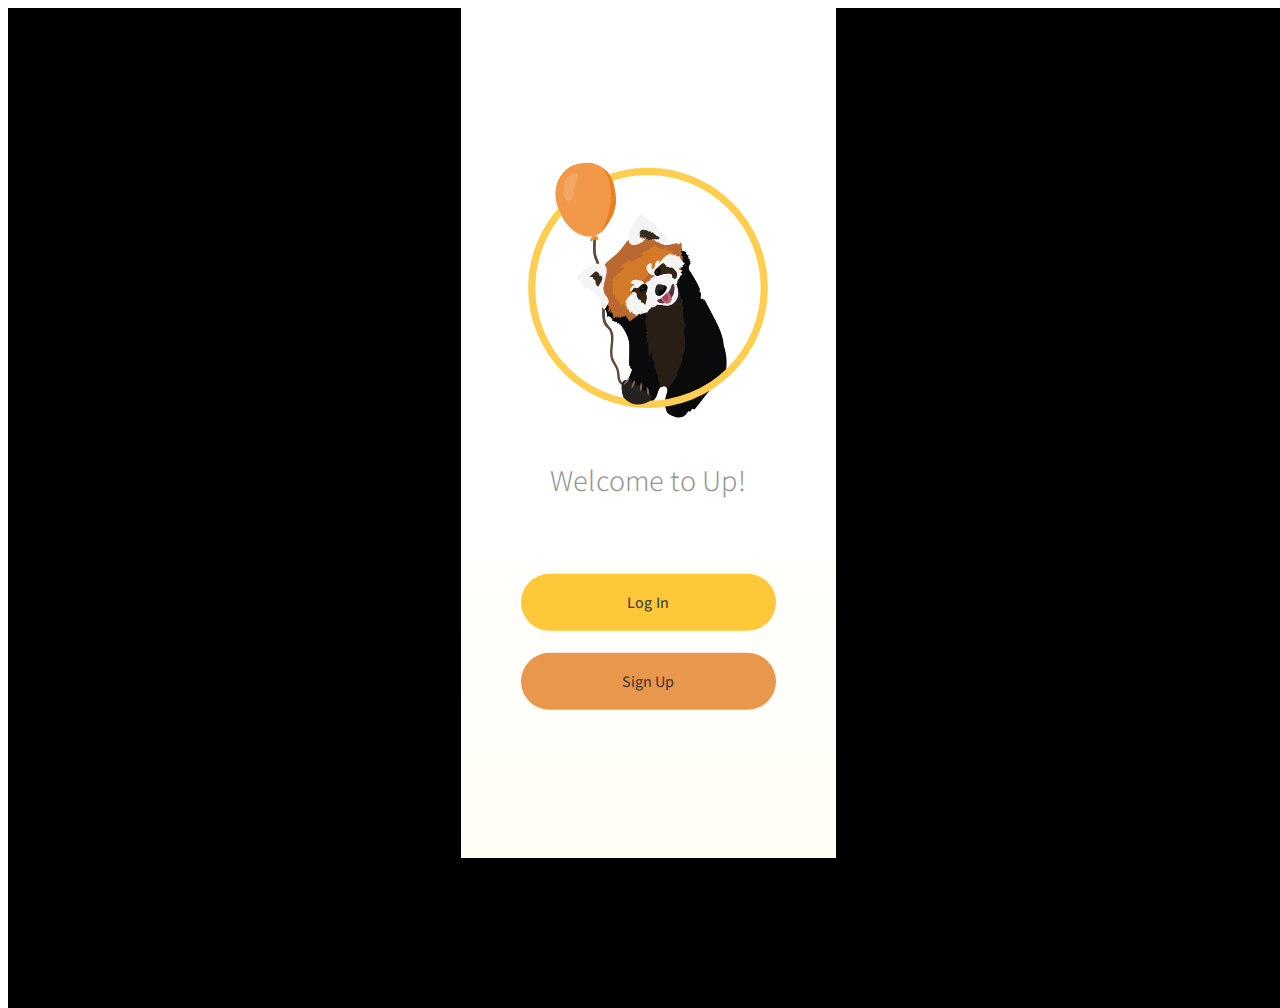
<file: index.html>
<!doctype html>
<html>
<head>
<meta charset="UTF-8">
<meta name="viewport" content="width=device-width, initial scale=1">
<title>Untitled Document</title>
	<link rel="stylesheet" href="Up.css">
</head>

<body>
	<div class="bg">
		
		<div class="phone">
			<div class="screenwrapper center">
				<div class="titleimg">
					<img id="welcome" src="images/red-panda-balloon.svg" />
					<div class="sectitle">Welcome to Up!</div>
				</div>
				<a href="sc1.html">
				<div class="button dark">Log In</div>
					</a>
				<div class="button light">Sign Up</div>
			</div>
		</div>
	</div>
</body>
</html>
</file>
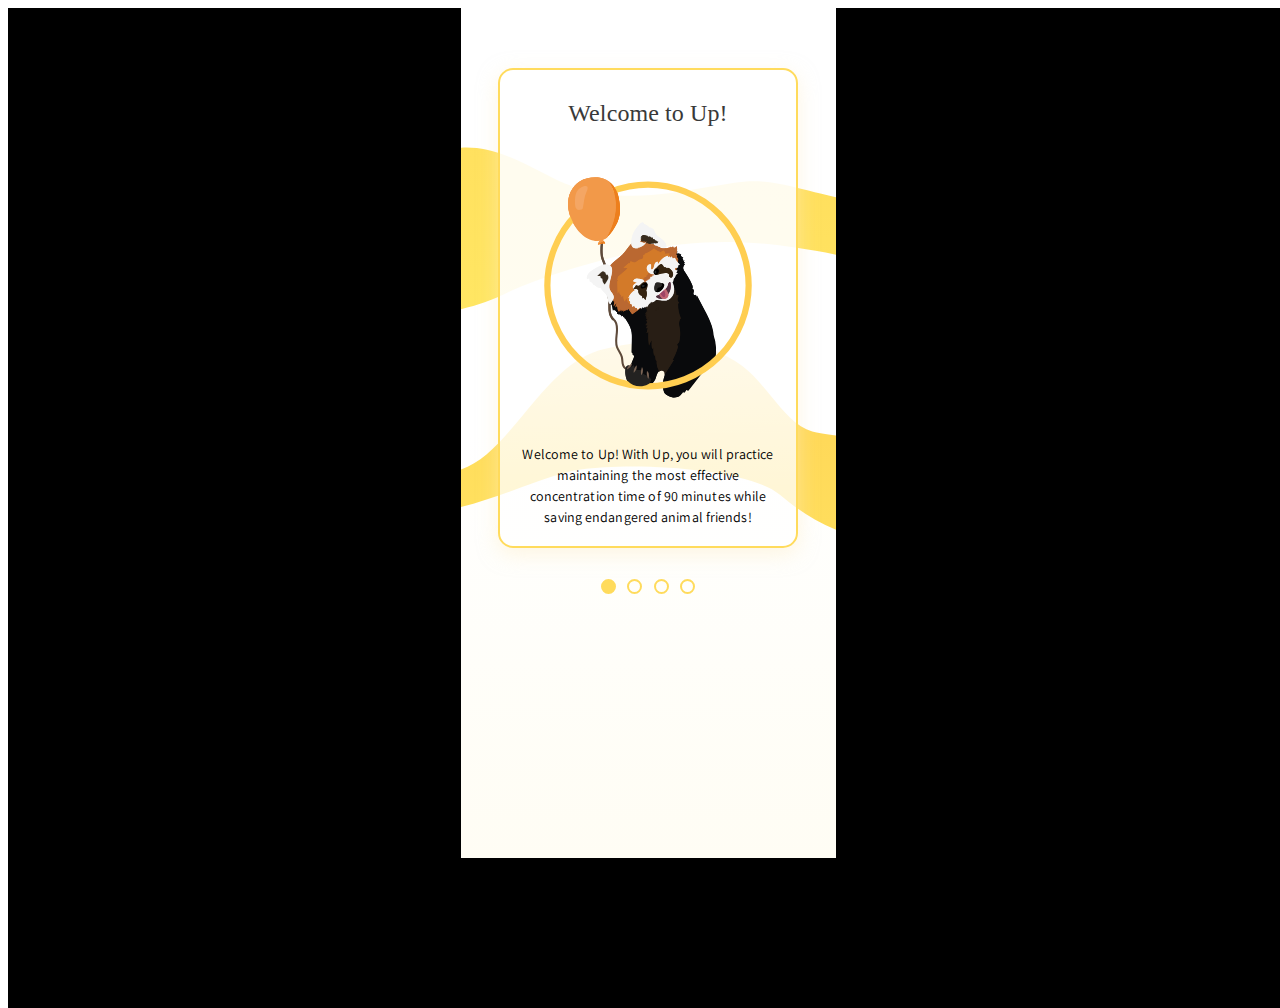
<file: sc1.html>
<!doctype html>
<html>
<head>
<meta charset="UTF-8">
<meta name="viewport" content="width=device-width, initial scale=1">
<title>Untitled Document</title>
<link rel="stylesheet" href="Up.css">
</head>

<body>
<div class="bg">
  <div class="phone onboarding">
    <div class="next_btn"></div>
    <div class="prev_btn"></div>
    <div class="screenwrapper top_onboarding">
		<img class="yellowblob" id="yellow1" src="images/yellow-blob.svg" />
		<img class="yellowblob" id="yellow2" src="images/yellow-blob.svg" />
		<img class="yellowblob" id="yellow3" src="images/yellow-blob.svg" />
      <div class="card_row">
        <div class="card_wrapper first">
			
          <div class="onboardcard">
			  <div class="title">Welcome to Up!</div>
			  <img src="images/red-panda-balloon.svg" />
            <div class="explanation ">Welcome to Up!
With Up, you will practice maintaining the most effective concentration time of 90 minutes while saving endangered animal friends!  </div>
          </div>
        </div>
        <div class="card_wrapper second">
			
          <div class="onboardcard"> 
			  <div class="title">Focused Time</div>
			  <img id="timer" src="images/timer.svg" />
            <div class="explanation "><p>
Malcom Gladwell states that becoming a master of something requires 10,000 hours of practice </p>
				<p>

We will make our first step towards 1,000 hours with a maximum of 90 minutes each session.</p>
<p>
We will keep records of your sessions to let you about your progress. 

</p>

</div>
          </div>
        </div>
        <div class="card_wrapper third">
          <div class="onboardcard"> 
			  <div class="title">Controlled Breathing</div>
			  <img id ="balloon_on" src="images/balloon.svg" />
            <div class="explanation "> <p>After each session, you will be led to a short breathing exercise that will help you relax and restore brain resources.</p>
<p>
You will be rewarded with a balloon after each breathing exercises, which you can use to help escort endangered animals to your island. </p>




 </div>
          </div>
        </div>
		  
		  <div class="card_wrapper fourth">
          <div class="onboardcard"> 
			  <div class="title">Endangered Species</div>
			  <img id="whale" src="images/fin-whale.svg" />
            <div class="explanation "> <p>You will be rewarded with an endangered animal once you have collected enough balloons. These animals will be relaxing at your island so make sure to visit them often!
</p>
<p>
Are you ready to begin? Let’s get to it! </p>




 </div>
          </div>
        </div>
		  
		  
      </div>
      <div class="wrap_nav-dot">
        <div class="nav-dot active first"></div>
        <div class="nav-dot second"></div>
        <div class="nav-dot third"></div>
		  <div class="nav-dot fourth"></div>
      </div>
      <a href="sc2.html">
      <div class="button dark deactive">Get Started</div>
      </a> </div>
  </div>
</div>
<script src="https://ajax.googleapis.com/ajax/libs/jquery/3.3.1/jquery.min.js"></script> 
<script src="up.js"></script>
	<script>sc1();</script>
</body>
</html>
</file>
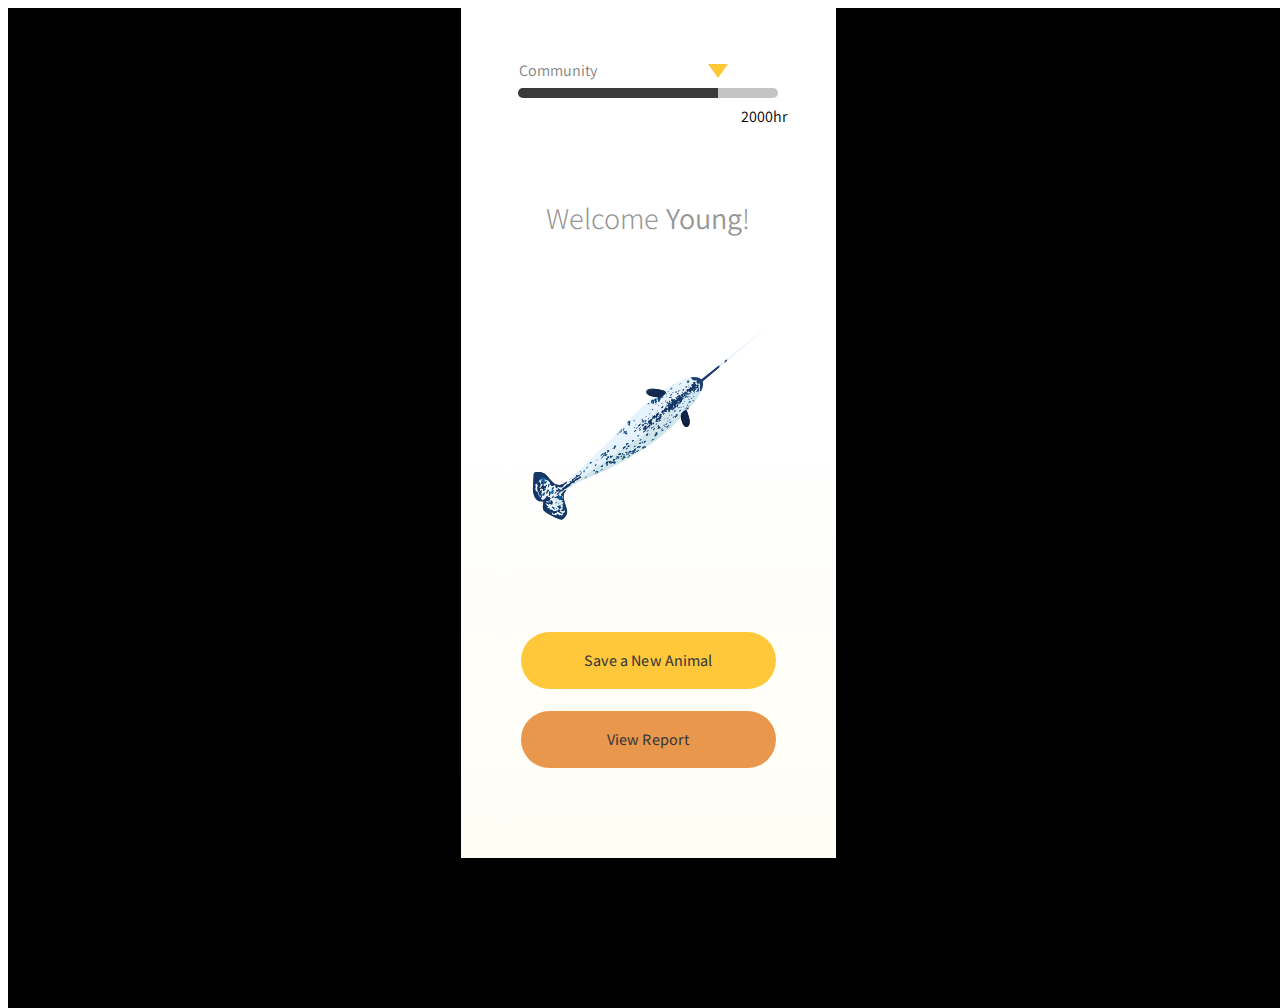
<file: sc2.html>
<!doctype html>
<html>
<head>
<meta charset="UTF-8">
<meta name="viewport" content="width=device-width, initial scale=1">
<title>Untitled Document</title>
<link rel="stylesheet" href="Up.css">
</head>

<body>
	<div class="bg">
		
		<div class="phone">
			<div class="screenwrapper sc2">
				
				<div class="barwrapper sc2">
		<svg id="bar2" height="10" width="260">
			
			<line x1="0" y1="0" x2="260" y2="0"></line></svg>
			<svg id="bar" height="10" width="260">
			
			<line x1="0" y1="0" x2="260" y2="0"></line></svg>
			
			</div>
				<a href="sc9.html">
				<div class="leftover_wrap">
				<div id="community"></div>
					<div id="commu_title">Community</div>
				<div id="totaltime">2000hr</div>
			
			</div>
			</a>	
				
				<div class="sectitle">
				Welcome <span class="name">Young</span>!</div>
				<div class="titleimg">
				<img src="images/bkspmonkey.svg" /></div>
				<a href="sc3.html">
				<div class="button dark">Save a New Animal</div>
					</a>
				
				<a href="sc7.html">
				<div class="button light">View Report</div>
				</a>
			</div>
		</div>
	</div>
	
	<script src="https://ajax.googleapis.com/ajax/libs/jquery/3.3.1/jquery.min.js"></script> 
<script src="up.js"></script>
	<script> sc2();</script>
</body>
</html>
</file>
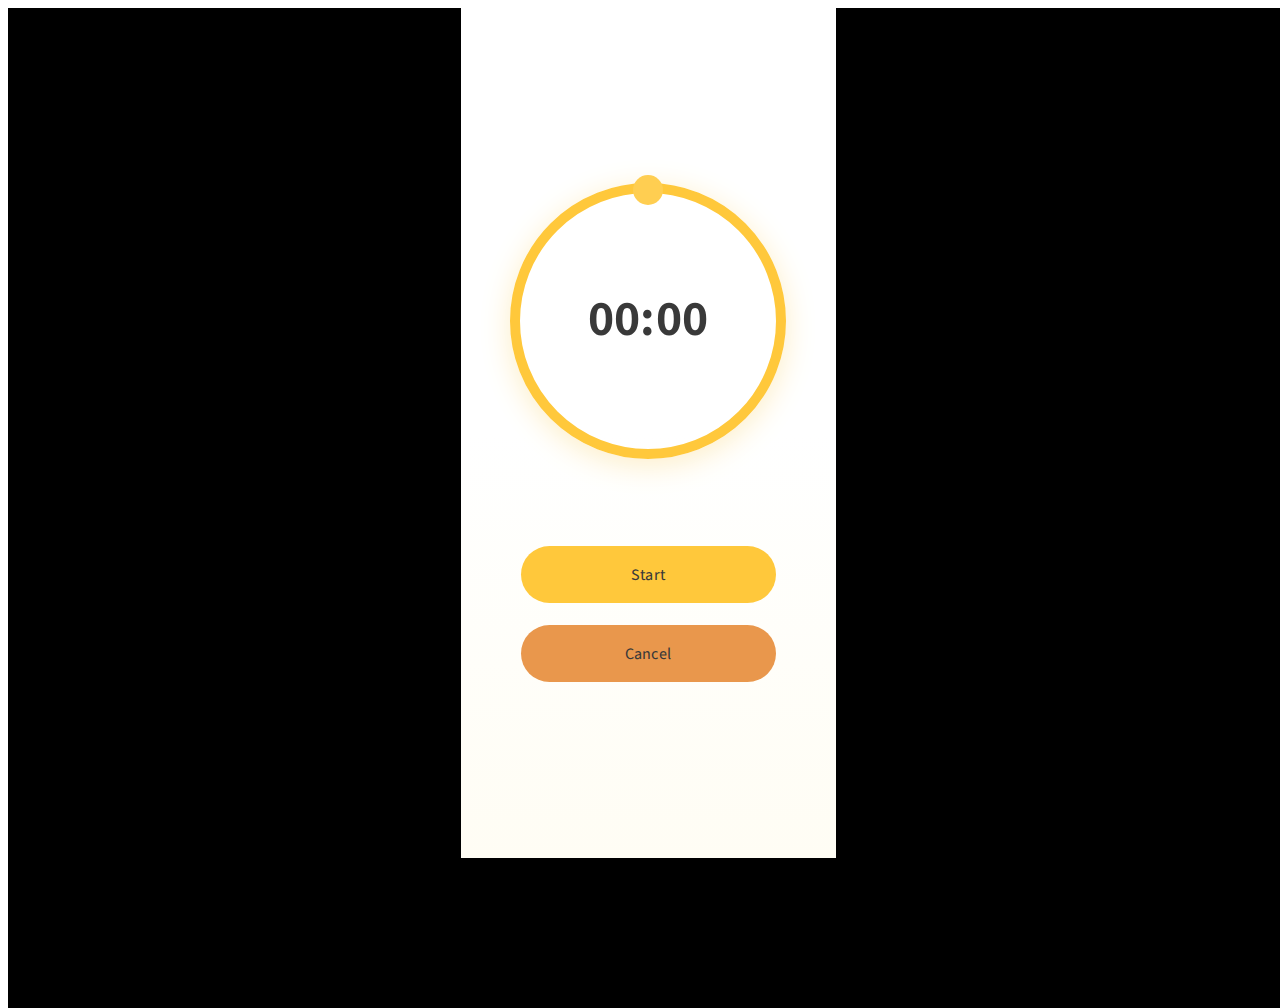
<file: sc3.html>
<!doctype html>
<html>
<head>
<meta charset="UTF-8">
<meta name="viewport" content="width=device-width, initial scale=1">
<title>Untitled Document</title>
<link rel="stylesheet" href="Up.css">
</head>

<body>
	
	

<div class="bg">
  <div class="phone">
	<!--<div class="comment">You can set up the timer up to 5s</div>-->
    <div class="screenwrapper timerdiv center">
					
				 <div class="time_control">	
		
		<div class="dots" id="knob"></div>
	
			
		  </div>
				<div id="settime">00:00</div>	
				<!--<img id="gif" src="images/timer.gif" />
				<div class="dots" id="holder"></div>-->
				
				
      <div class="time"></div>
		
		<a href="sc4.html">
				<div class="button dark">Start</div>
					</a>
				
				<a href="sc2.html">
				<div class="button light">Cancel</div>
				</a>
     <!-- <div class="rndbtn_wrapper"> <a href="sc2.html">
        <div class="rnd_button cancel light">Cancel</div>
        </a> <a href="#">
        <div class="rnd_button start dark">Start</div>
        </a> </div>-->
    </div>
  </div>
</div>
<script src="https://ajax.googleapis.com/ajax/libs/jquery/3.3.1/jquery.min.js"></script> 
<script src="up.js"></script> 
<script> sc3();</script>
</body>
</html>
</file>
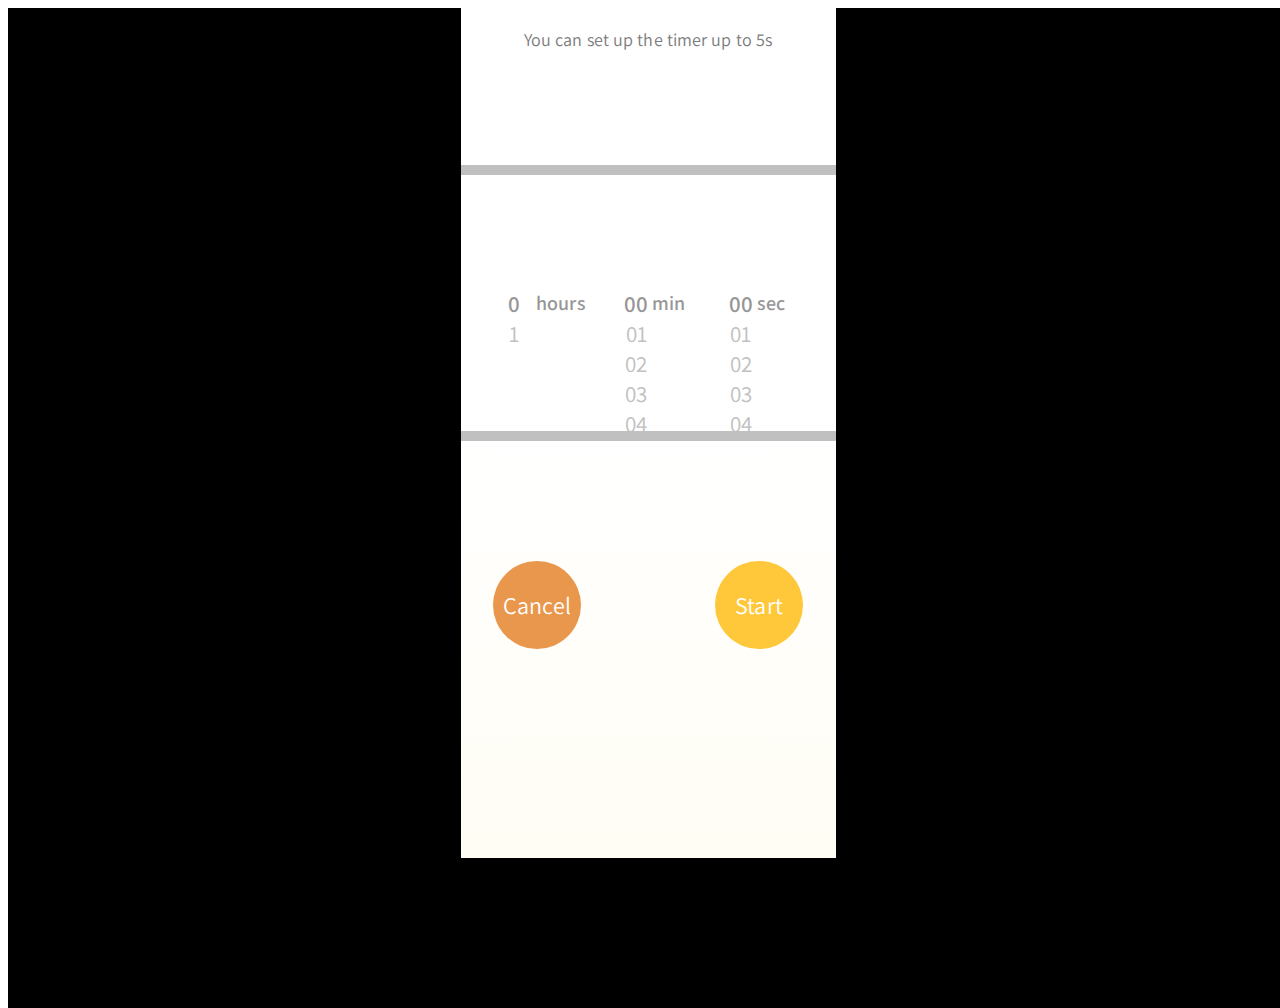
<file: sc3_2.html>
<!doctype html>
<html>
<head>
<meta charset="UTF-8">
<meta name="viewport" content="width=device-width, initial scale=1">
<title>Untitled Document</title>
<link rel="stylesheet" href="Up.css">
</head>

<body>
	
	

<div class="bg">
  <div class="phone">
	<div class="comment">You can set up the timer up to 5s</div>
    <div class="screenwrapper center">
      <div class="timeset">
        <div class="timeunit">
          <ul id="hr">
            <li class="active">0</li>
            <li>1</li>
          </ul>
          <div class="timenum active">hours</div>
        </div>
        <div class="timeunit">
          <ul id="min">
            <li class="active">00</li>
            <li>01</li>
            <li>02</li>
            <li>03</li>
            <li>04</li>
            <li>05</li>
          </ul>
          <div class="timenum active">min</div>
        </div>
        <div class="timeunit">
          <ul id="sec">
            <li class="active">00</li>
            <li>01</li>
            <li>02</li>
            <li>03</li>
            <li>04</li>
            <li>05</li>
			  <li>06</li>
            <li>07</li>
            <li>08</li>
            <li>09</li>
            <li>10</li>
          </ul>
          <div class="timenum active">sec</div>
        </div>
      </div>
      <div class="rndbtn_wrapper"> <a href="sc2.html">
        <div class="rnd_button cancel light">Cancel</div>
        </a> <a href="sc4_2.html">
        <div class="rnd_button start dark">Start</div>
        </a> </div>
    </div>
  </div>
</div>
<script src="https://ajax.googleapis.com/ajax/libs/jquery/3.3.1/jquery.min.js"></script> 
<script src="up.js"></script> 
<script> sc3();</script>
</body>
</html>
</file>
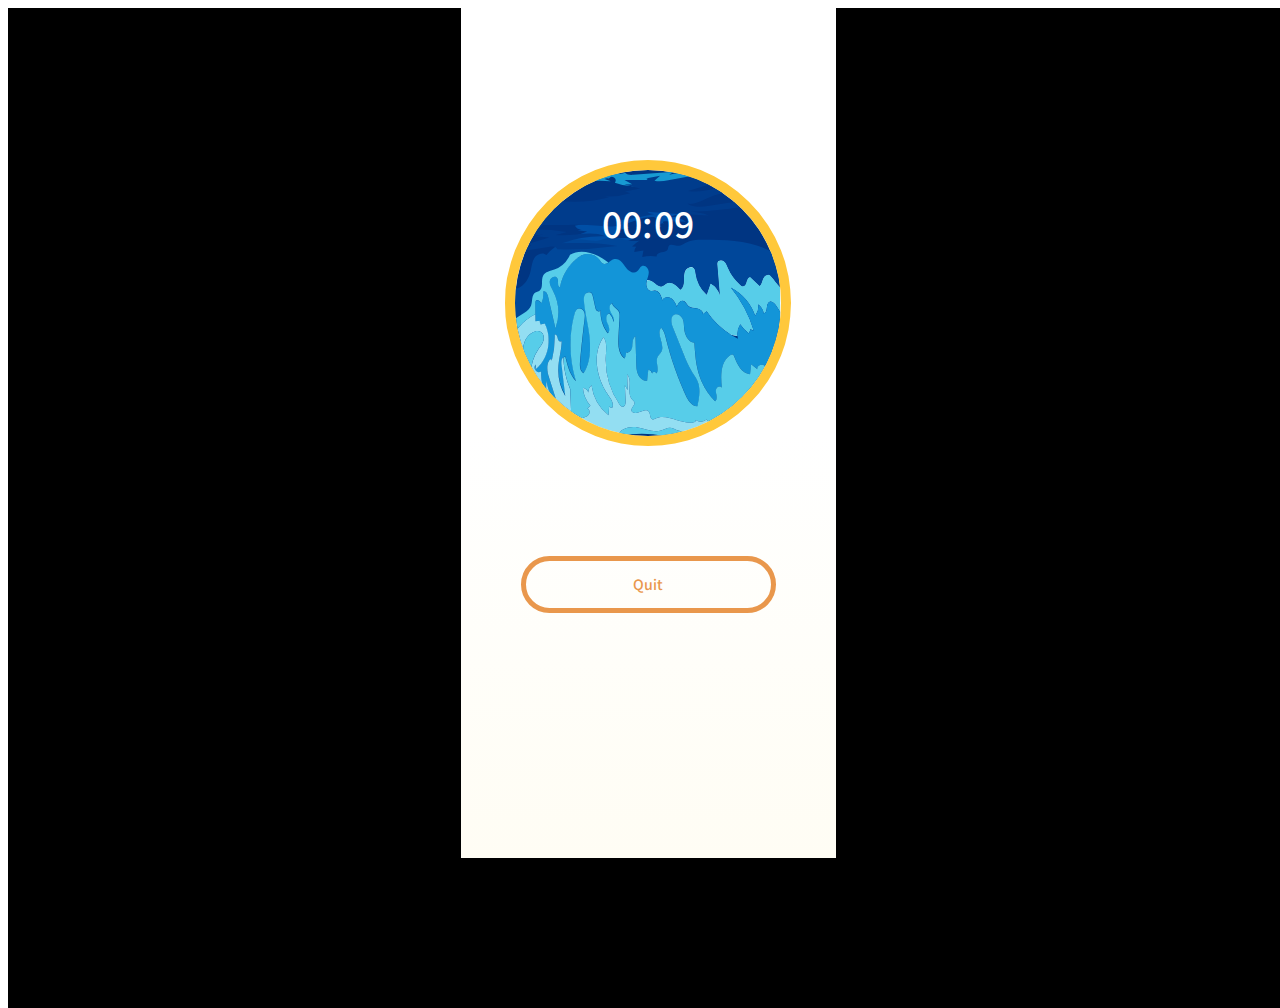
<file: sc4.html>
<!doctype html>
<html>
<head>
<meta charset="UTF-8">
<meta name="viewport" content="width=device-width, initial scale=1">
<title>Untitled Document</title>
<link rel="stylesheet" href="Up.css">
</head>

<body>

<div class="bg">
  <div class="phone">
    <div class="screenwrapper center">
		<div class="sectitle timersc">
				Congratulations! You’ve saved an animal :)</div>
  
			<div class="countwrapper">
			<svg class="ocean">
    <circle r="138" cx="150" cy="150"></circle>
  </svg>
			
			<div class="timerwrapper"></div>
			<div class="timer_focus">
		<div class="settime "></div>
			<img src="images/ocean.svg" />
			<!--<svg id="bar2" height="10" width="200">
 			 <line x1="0" y1="0" x2="200" y2="0" />
			</svg> 
			
			<svg id="bar" height="10" width="200">
 			 <line  x1="0" y1="0" x2="142" y2="0"  />
			</svg> -->
			</div>
		  </div>
		
      <div class="rndbtn_wrapper"> <a href="#">
				<div id="quit" class="button outline">Quit</div>
			</a> </div>
		<div class="sectitle timersc des">
		You would need 2 balloons to lift this animal up once it’s saved. Make a balloon now?</div>
		<div class="rndbtn_wrapper" id="btns">
		<a href="sc6.html">
				<div class="button dark">Blow the Balloon</div>
					</a>
		<a href="sc3.html">
				<div class="button outline">I'll prepare one later</div>
			</a>
		</div>

	
		
    </div>
	  
	  
	  <div class="greybox">
		<div class="alert">
			Are you sure to quit? The animal is waiting for you to save ;(
			<div class="btn_wrapper">
		<a href="#" id="goback">
				<div class="button dark">Go back to saving animal</div>
					</a>
		<a href="sc3.html">
				<div class="button outline">Save the animal another time</div>
			</a>
		</div>
			</div>
		</div>
	  
	  
  </div>
</div>
<script src="https://ajax.googleapis.com/ajax/libs/jquery/3.3.1/jquery.min.js"></script> 
<script src="up.js"></script> 
<script> sc4();</script>
</body>
</html>
</file>
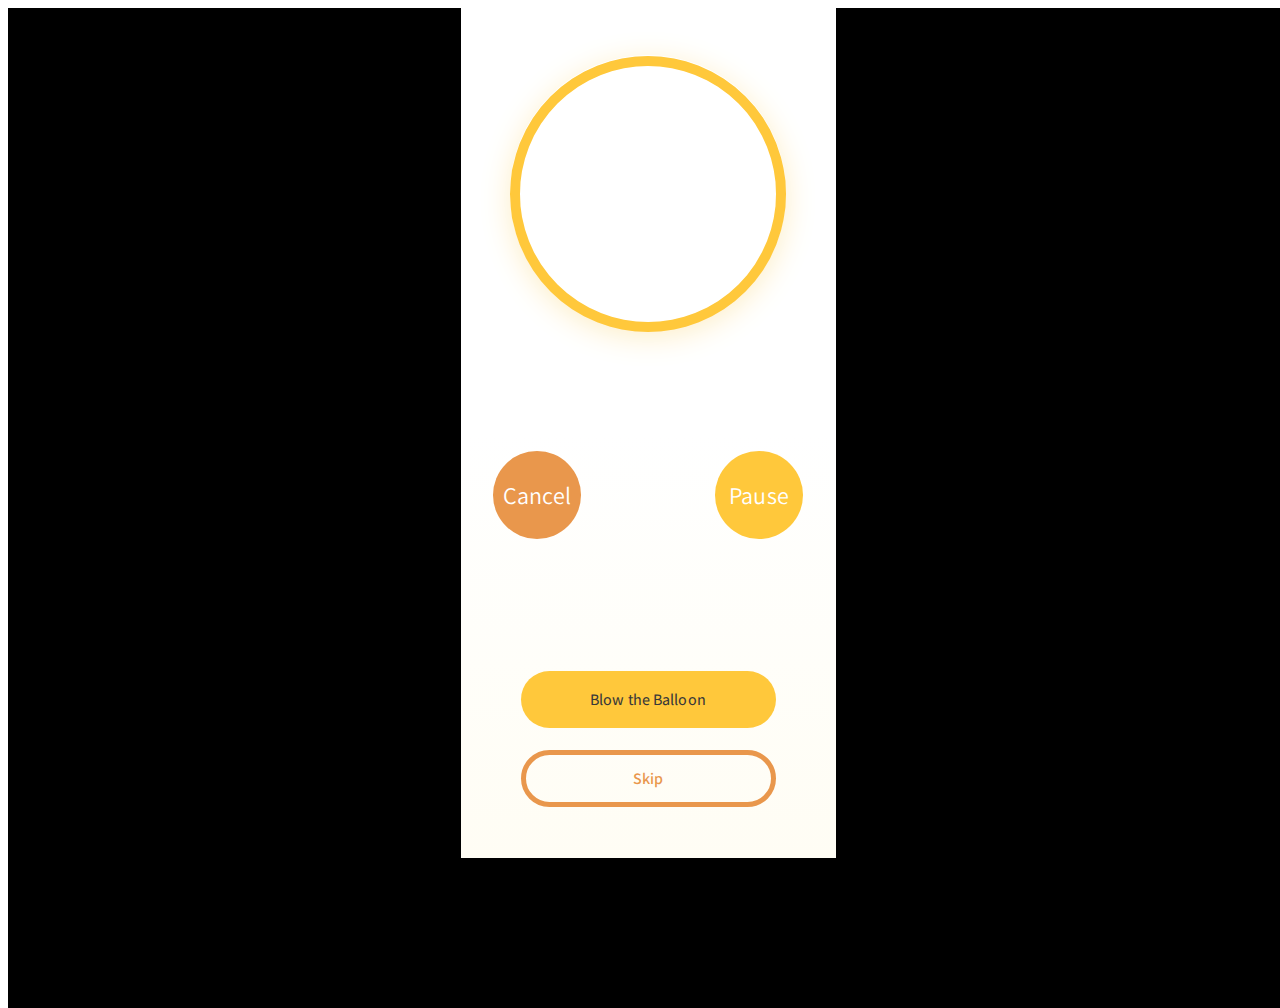
<file: sc4_2.html>
<!doctype html>
<html>
<head>
<meta charset="UTF-8">
<meta name="viewport" content="width=device-width, initial scale=1">
<title>Untitled Document</title>
<link rel="stylesheet" href="Up.css">
</head>

<body>

<div class="bg">
  <div class="phone">
    <div class="screenwrapper center">
		<div class="sectitle timersc">
				Time's up! Great job!</div>
        <div class="timer">
		<div class="settime"></div>
			<svg class="circle">
    <circle r="133" cx="140" cy="140"></circle>
  </svg>
		  </div>
      <div class="rndbtn_wrapper"> <a href="sc3.html" >
        <div class="rnd_button cancel light">Cancel</div>
        </a> <a href="sc4.html">
        <div class="rnd_button start dark">Pause</div>
        </a> </div>
		<div class="btn_wrapper">
		<a href="sc5.html">
				<div class="button dark">Blow the Balloon</div>
					</a>
		<a href="sc3.html">
				<div class="button outline">Skip</div>
			</a>
		</div>


    </div>
  </div>
</div>
<script src="https://ajax.googleapis.com/ajax/libs/jquery/3.3.1/jquery.min.js"></script> 
<script src="up.js"></script> 
<script> sc4();</script>
</body>
</html>
</file>
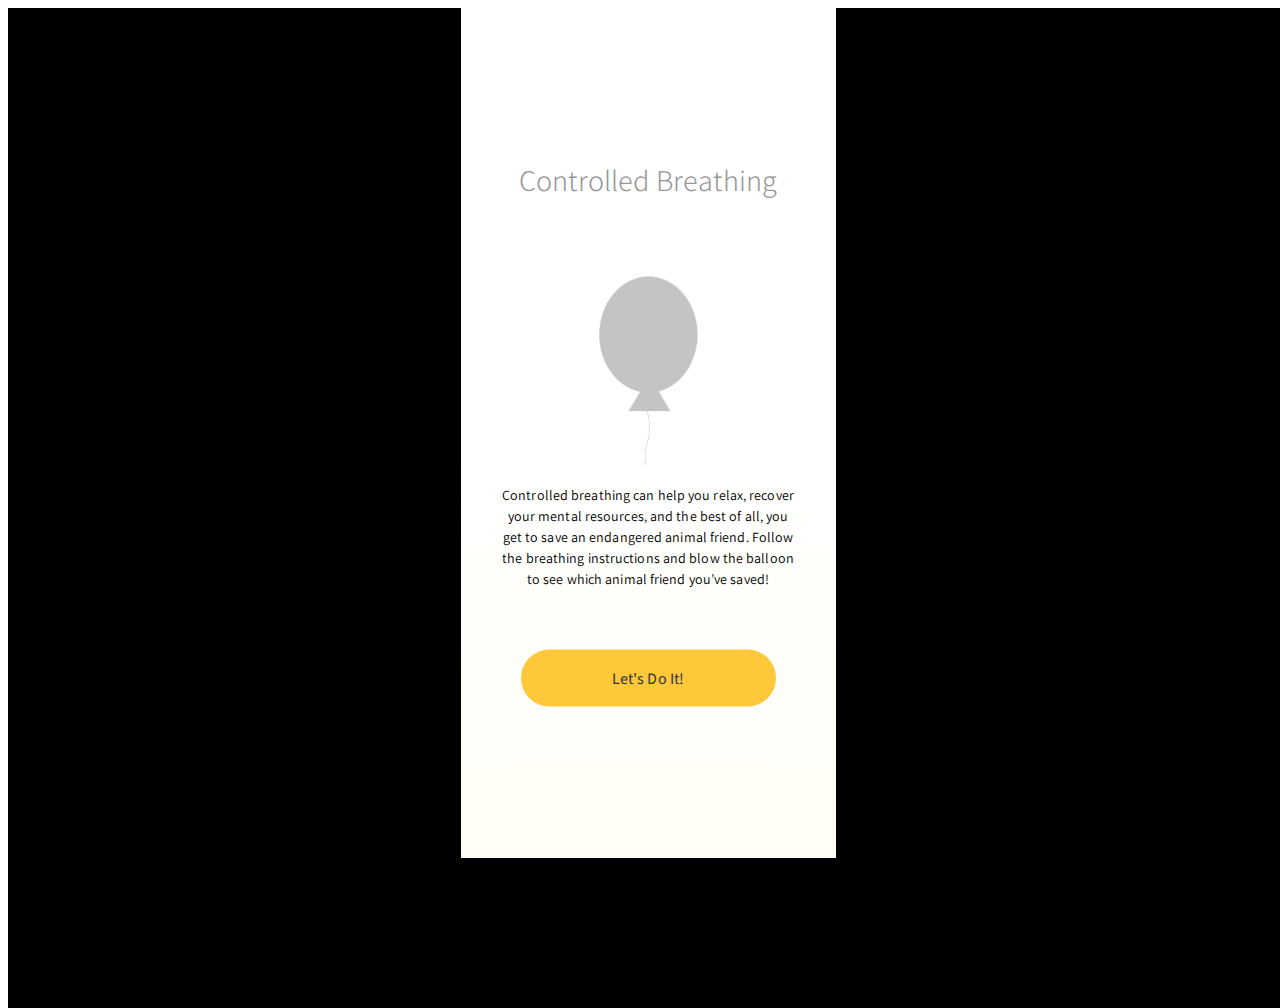
<file: sc5.html>
<!doctype html>
<html>
<head>
<meta charset="UTF-8">
<meta name="viewport" content="width=device-width, initial scale=1">
<title>Untitled Document</title>
<link rel="stylesheet" href="Up.css">
</head>

<body>
	<div class="bg">
		
		<div class="phone">
			<div class="screenwrapper center">
				<div class="sectitle">
				Controlled Breathing</div>
				<img id="balloonex" src="images/balloon.png" />
				<div class="explanation narrow">
					Controlled breathing can help you relax, recover your mental resources, and the best of all, you get to save an endangered animal friend. 

Follow the breathing instructions and blow the balloon to see which animal friend you’ve saved!</div>
				<a href="sc6.html">
					
				<div class="button dark">Let's Do It!</div>
					</a>

			</div>
		</div>
	</div>
</body>
</html>
</file>
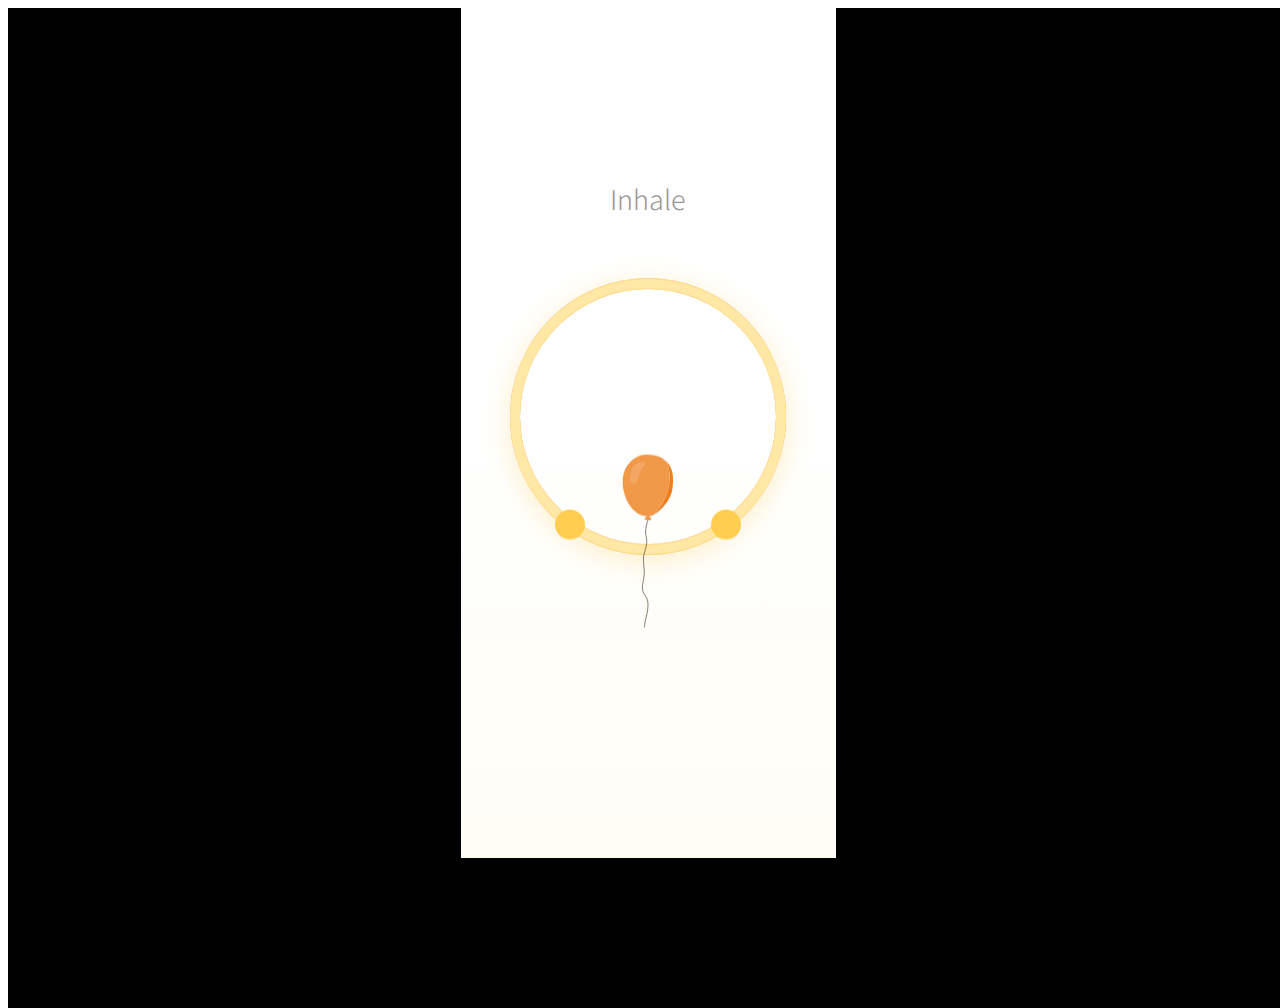
<file: sc6.html>
<!doctype html>
<html>
<head>
<meta charset="UTF-8">
<meta name="viewport" content="width=device-width, initial scale=1">
<title>Untitled Document</title>
<link rel="stylesheet" href="Up.css">
</head>

<body>

<div class="bg">
  <div class="phone">
    <div class="screenwrapper timerpos">
		<div class="sectitle">
				Inhale</div>
        <div class="timer">
	
			
			<svg class="bln_circle timercir">
    <circle r="133" cx="140" cy="140"></circle>
  </svg>
	
			<svg class="bln_circle blk">
    <circle r="133" cx="140" cy="140"></circle>
  </svg>
			<svg class="bln_circle">
    <circle r="133" cx="140" cy="140"></circle>
  </svg>
		<div class="dots" id="inhale"></div>
			<div class="dots" id="hold"></div>
				
				<div class="settimes blnwrapper"><img id="balloon" src="images/balloon.svg" /></div>
		
			
		  </div>
      <div class="rndbtn_wrapper"> 
		</div>
	<div class="saveanimal">
		<img src="images/polarbear.png" /></div>
		<img id="flash" src="images/flash.svg" />
		<div class="endangercard">
		<div class="title">Polar Bear</div>
		<div class="explanation">Because of ongoing and potential loss of their sea ice habitat resulting from climate change, polar bears were listed as a threatened species in the US under the Endangered Species Act in May 2008.</div>
			<a href="sc8.html">
			<div class="button dark">Confirm</div>
			</a>
			</div>
    </div>
  </div>
</div>
<script src="https://ajax.googleapis.com/ajax/libs/jquery/3.3.1/jquery.min.js"></script> 
<script src="up.js"></script> 
<script> sc6();</script>
</body>
</html>
</file>
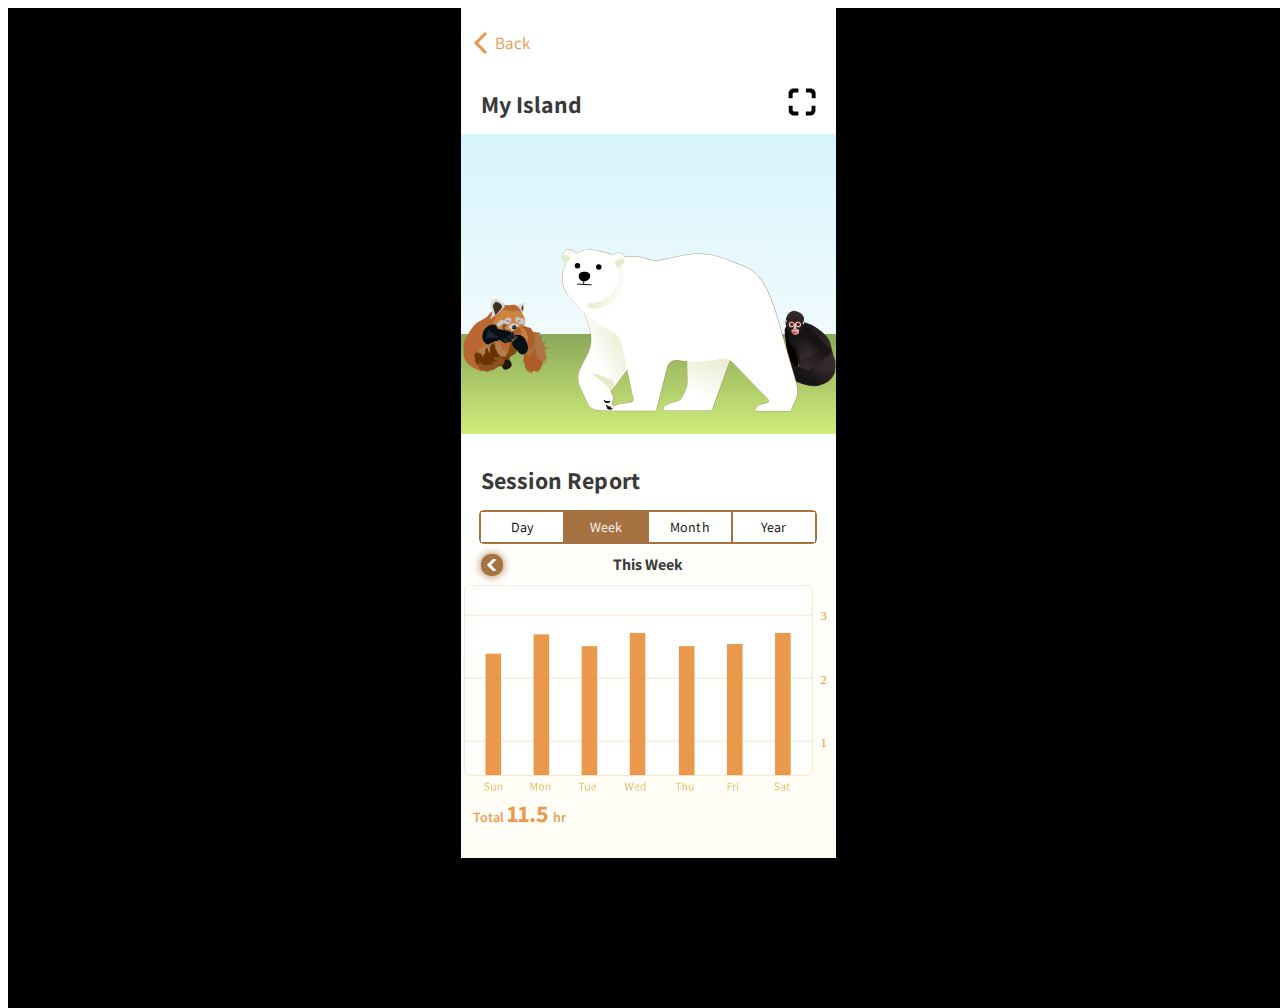
<file: sc7.html>
<!doctype html>
<html>
<head>
<meta charset="UTF-8">
<meta name="viewport" content="width=device-width, initial scale=1">
<title>Untitled Document</title>
<link rel="stylesheet" href="Up.css">
</head>

<body>
<div class="bg">
  <div class="phone onboarding">
	  <a href="sc2.html">
  			<div class="backbutton">
				
				 <svg class="icon" height="30" width="30" >
        <path d="M25 5 L15 15 L25 25" fill="none" stroke-width="3"/>
      </svg>	
				<div>Back</div></div></a>
    <div class="screenwrapper top_onboarding">

		 
      <div class="report_section">

		 <div class="title">My Island <img class="expand" src="images/expand.svg" ></div>
		  <div class="island"><div class="land"></div>
			  <div class="animaldiv">
		  <img id="rpda" src="images/red panda.svg" />
			  <img id = "bksm" src="images/bkspmonkey.svg" />
		  <img id="pbr" src="images/polarbear.svg" />
				  </div>
		  </div>
		</div>
		
      <div class="report_section" id="graph">
		 
		 <div class="title">Session Report</div>
		  <div class="date">
			  <div class="datepicker" id="day">Day</div>
			  <div class="datepicker active" id="Week">Week</div>
		   <div class="datepicker" id="Month">Month</div>
		   <div class="datepicker" id="Year">Year</div></div>
		
		<div class="weekrow">
		<div class="arrow_button">
			 <svg class="icon" height="12" width="12" >
        <path d="M12 0 L6 6 L12 12" fill="none" stroke-width="3"/>
      </svg>
			</div>
		<div class="week">This Week</div>
		</div>
		<div class="reportcard"><img src="images/report_bg.svg" />
		  <img id="reporttype" src="images/report_week.svg" /></div>
		  <div class="timeinfo">Total  <span class="bold">11.5</span>  hr</div>
		
		
      </div>
  </div>
</div>
	</div>
<script src="https://ajax.googleapis.com/ajax/libs/jquery/3.3.1/jquery.min.js"></script> 
<script src="up.js"></script>
	<script>report();</script>
</body>
</html>
</file>
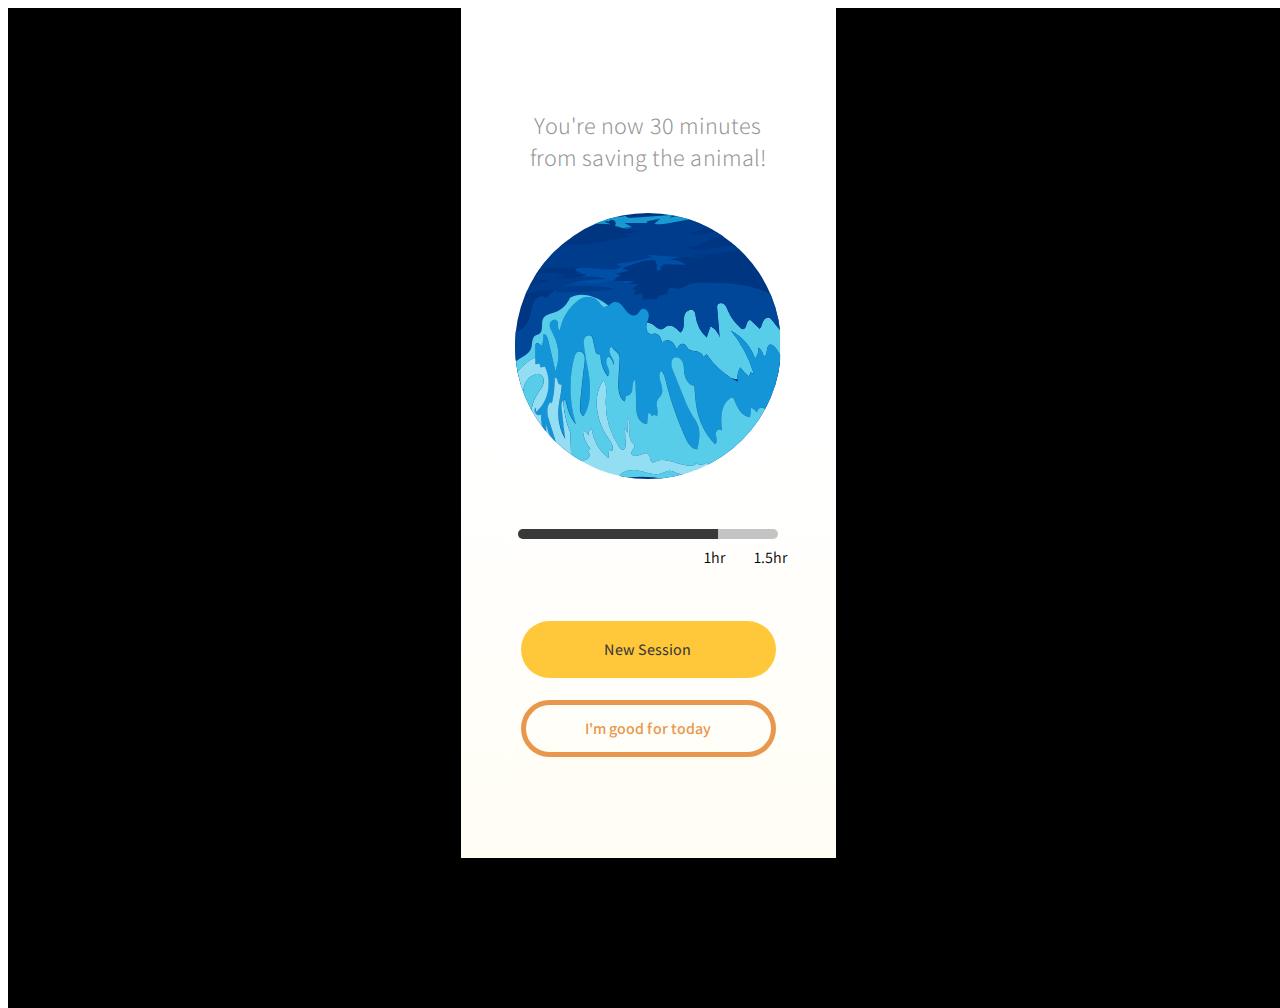
<file: sc8.html>
<!doctype html>
<html>
<head>
<meta charset="UTF-8">
<meta name="viewport" content="width=device-width, initial scale=1">
<title>Untitled Document</title>
<link rel="stylesheet" href="Up.css">
</head>

<body>

<div class="bg">
  <div class="phone">
    <div class="screenwrapper center">
			<div class="sectitle status">
				You're now <span class="leftover">30</span> minutes<br />from saving the animal!</div>
     
		
		<div class="countwrapper">
			<div class="timer_focus">
				<img src="images/ocean.svg" /></div></div>
		
		
		<div >
		
			<div class="barwrapper">
		<svg id="bar2" height="10" width="260">
			
			<line x1="0" y1="0" x2="260" y2="0"></line></svg>
			<svg id="bar" height="10" width="260">
			
			<line x1="0" y1="0" x2="260" y2="0"></line></svg>
			
			</div>
			<div class="leftover_wrap">
				<div id="lefttime">1hr</div>
				<div id="totaltime">1.5hr</div>
			
			</div>
		
		
		</div>
		<a href="sc3.html">
				<div class="button dark">New Session</div>
					</a>
				
				<a href="sc2.html">
				<div class="button outline">I'm good for today</div>
				</a>
		
		</div>

			

    </div>
  </div>
	</div>
<script src="https://ajax.googleapis.com/ajax/libs/jquery/3.3.1/jquery.min.js"></script> 
<script src="up.js"></script> 
<script></script>
</body>
</html>
</file>
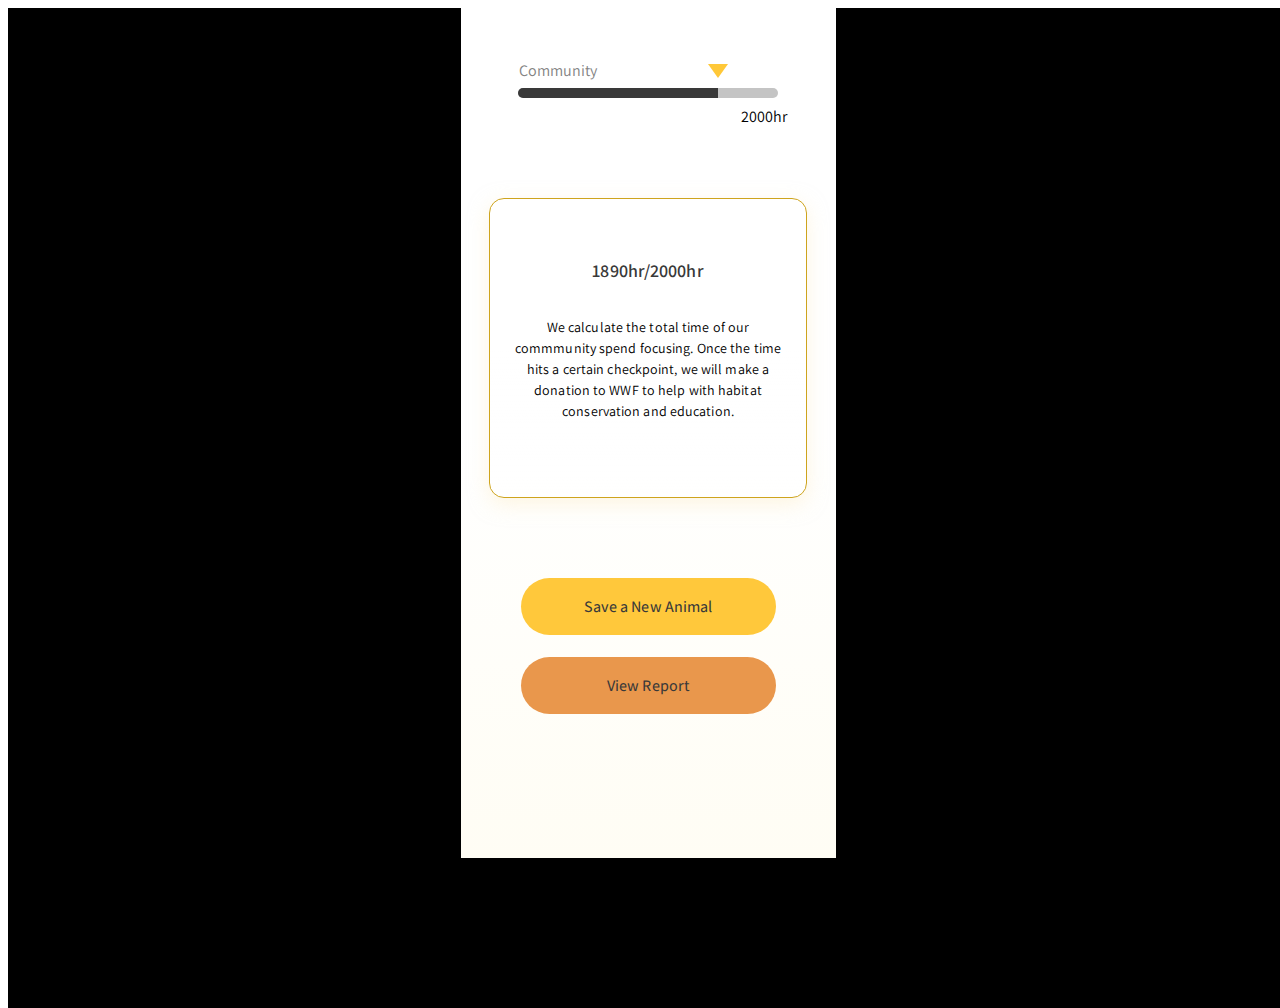
<file: sc9.html>
<!doctype html>
<html>
<head>
<meta charset="UTF-8">
<meta name="viewport" content="width=device-width, initial scale=1">
<title>Untitled Document</title>
<link rel="stylesheet" href="Up.css">
</head>

<body>
	<div class="bg">
		
		<div class="phone">
			<div class="screenwrapper sc2">
				
				<div class="barwrapper sc2">
		<svg id="bar2" height="10" width="260">
			
			<line x1="0" y1="0" x2="260" y2="0"></line></svg>
			<svg id="bar" height="10" width="260">
			
			<line x1="0" y1="0" x2="260" y2="0"></line></svg>
			
			</div>
				<a href="sc2.html">
				<div class="leftover_wrap">
				<div id="community"></div>
					<div id="commu_title">Community</div>
				<div id="totaltime">2000hr</div>
			
			</div>
				
				
				<div class="communitycard">
			  <div class="title">1890hr/2000hr</div>
            <div class="explanation "><br />We calculate the total time of our commmunity spend focusing. Once the time hits a certain checkpoint, we will make a donation to WWF to help with habitat conservation and education. </div>
          </div>
			</a>	
		
				<a href="sc3.html">
				<div class="button dark">Save a New Animal</div>
					</a>
				
				<a href="sc7.html">
				<div class="button light">View Report</div>
				</a>
			</div>
		</div>
	</div>
	
	<script src="https://ajax.googleapis.com/ajax/libs/jquery/3.3.1/jquery.min.js"></script> 
<script src="up.js"></script>
	<script> sc2();</script>
</body>
</html>
</file>
<file: Up.css>
@charset "UTF-8";
/* CSS Document */
@import url('https://fonts.googleapis.com/css?family=Assistant:300,400,600,700');
html, body{
	width:100%;
	height:100%;
	font-family:"Assistant";
	-webkit-font-smoothing: antialiased;
  	-moz-osx-font-smoothing: grayscale;
  	text-rendering: optimizeLegibility;
	letter-spacing: .1px;
		
}
div{
	box-sizing:border-box;
}
a{
	text-decoration: none;
}
.comment{
	position:absolute;
	top:20px;
	font-size:18px;
	color:#7B7B7B;
	width:100%;
	text-align: center;
}
.bg{
	width:100%; height:1000px; background:#000;
}
#welcome{
	margin-bottom:30px;
}
.phone{
	width:100%;
	height:100%;
	max-width:375px;
	max-height: 850px;
	background:linear-gradient( #ffffff, #ffffff, #FFFDF4);
	margin: 0 auto;
	position:relative;
	top:0;
	overflow:hidden;
}
.next_btn{
	position:absolute;
	right:0;
	height:100%;
	width:80px;
	border:0px solid #ccc;
	z-index:999;
}
.prev_btn{
	position:absolute;
	left:0;
	height:100%;
	width:80px;
	border:0px solid #ccc;
	z-index:999;
}
.screenwrapper{
	width:100%;
	position:relative;
	margin:0 auto;
	
}
.center{
		transform:translateY(-50%);
	top:50%;
}
.top_onboarding{

}
.sectitle{
	font-weight: 300;
	color:#969696;
	text-align:center;
	width:100%;
	font-size:30px;
	margin-bottom:60px;
}
.status{
	margin-bottom:40px;
	font-size:24px;
}
.name{
	font-weight:400;
}
.titleimg{
	width:255px;
	max-width:100%;
	margin: 0 auto 74px;
	
	
}
.greyccl{
	width:255px;
	max-width:100%;
	height:255px;
	border:10px solid #ededed;
	border-radius:128px;
}
.button{
	width:90%;
	color:#393939;
	font-size:16px;
	font-weight:500;
	padding: 18px 0;
	text-align: center;
	margin:22px auto ;
	max-width:255px;
	border-radius:128px;
	transition:.3s;
	cursor:pointer;
	
}

.dark{
	background:#FFC83B;
}
.light{
	background:#E9974C;
}
.deactive{
	opacity:0;
	display:none;
	transition:.3s;
}

/*firstsc*/

.yellowblob{
	width:401%;
	position:absolute;
	left:0;
}
#yellow1{
	top:-18%;
}
#yellow2{
	width:300%;
	top:40%;
	left:-99.5%;
}
#yellow3{
	top:10%;
	left:200%;
}
#balloon_on{
	width:60px;
	margin-bottom:20px;
	margin-top:-40px;
}
#timer{
	width:100px;
	margin-bottom:20px;
}
#whale{
	margin-top:40px;
	margin-bottom:50px;
}
.onboarding{

}
.card_row{
	display: flex;
	flex-direction: row;
	width:400%;
	position:relative;
	left:0;
	transition:.3;
}
.card_wrapper{
	width:33%;
	padding:60px 37.5px 0;
		display:inline-block;
	

}

.onboardcard{
	position:relative;
	top:0;
	background:linear-gradient(rgba(255,255,255,.9),rgba(255,255,255,.9),rgba(255,255,255,.7));
	border:2px solid #FFDB5C;
	box-shadow: 0px 6px 20px rgba(253,238,199,.5);
	width:100%;
	border-radius: 15px;
	text-align: center;
	padding:60px 10px 0;
	height:480px;
	
	
}
.onboardcard .title{
	font-size:24px;
	font-weight:500;
	font-family:'playfair-display';
	transform:translateY(-30px);
}
.onboardcard img{
	width:80%;
	display: block;
	margin:0 auto 40px;
}
.explanation{
	width:95%;
	margin:0 auto;
	font-size:14px;
	line-height: 1.5;
	color:#000;
	font-weight: 400;
}
.wrap_nav-dot{
	margin:30px auto;
	width:100%;
	text-align: center;
}
.nav-dot{
	width:15px;
	height:15px;
	margin:0 4px;
	border-radius:8px;
	border:2px solid #FFDB5C;
	display: inline-block;
	transition:.3s;
}
.wrap_nav-dot .active{
		background:#FFDB5C;
}

/*sc3*/
.timerdiv{
	height:500px;
}
.settimer{
	width:100%;
	height:290px;
/*
	border:10px solid #ffdb5c;
	box-shadow:0 6px 30px #FDEEC7;
*/
		border-radius:145px;
	margin:0 auto 60px;
	position:relative;
	top:0;
	padding:0;
}
.settimer img{
position:absolute;
	left:51%;
	transform:translateX(-50%);
	top:-50px;
}
#holder{
	  position:absolute; 
  border-radius:15px;
  cursor:pointer;
	z-index:3;
}
#timevalue{
	position:absolute;
	z-index:2;
	left:50%;
	top:50%;
	transform:translateX(-50%) translateY(-50%);
}
.rndbtn_wrapper{
position:relative;
	width:310px;
	margin:120px auto 14px;
	height:140px;
	transition:.3s;
}
.rnd_button{
	width:88px;
	border-radius:50px;
	color:#fff;
	font-size: 24px;
	line-height: 1;
	padding:32px 0;
	text-align:center;
	position:absolute;
}
/*
.rndbtn_wrapper .dark:before{
	content:"";
	width:100px;
	height:100px;
	z-index:-1;
	top:-9px;
	left:-9px;
	border:3px solid #FFC83B;
	position:absolute;
	border-radius:60px;
}

.rndbtn_wrapper .light:before{
	content:"";
	width:100px;
	height:100px;
	z-index:-1;
	top:-9px;
	left:-9px;
	border:3px solid #E9974C;
	position:absolute;
	border-radius:60px;
}*/
.start{
	right:0;
}
.timeset{
	height:276px;
	width:100%;
	border-top:10px solid #c0c0c0;
	border-bottom:10px solid #c0c0c0;
	display:flex;
	flex-direction: row;
	overflow:hidden;
	padding:0 30px;
	justify-content: center;
}
.timeunit{
	margin:0 20px;
	width:76px;
	font-size:20px;
	font-weight:400;
	color:#c0c0c0;
	display:flex;
	flex-direction: row;
	position:relative;
	align-items: center;

}
.timeunit .active{
	font-weight:600;
	color:#969696;
}
.timenum{
	margin:0 3px 0 28px;
	width:auto;
	font-weight:600;
}
.timeunit ul{
	position: absolute;
	text-align: center;
	list-style: none;
	display:flex;
	flex-direction: column;
	left:0;
	top:0;
	padding-left:0;
	font-size:23px;
}
.timeunit li{
	cursor: pointer;
}
#hr, #min, #sec{
	top:50%;
	transform:translateY(-37px);
}
.handle1{
	opacity:0;
}
/*sc4*/
.timer{
	width:276px;
	height:276px;
	border:10px solid rgba(0,0,0,0);
	box-shadow:0 6px 30px #FDEEC7;
		border-radius:138px;
	margin:0 auto;
	position:relative;
	padding:0;
	z-index: -999;
}
.timer img{
	width:100%;
}
.timer_focus{
	width:266px;
	height:266px;
	overflow:hidden;
		border-radius:138px;
	margin:0 auto;
	position:relative;
	padding:0;
	z-index: -999;
}

@keyframes countdown {
	from{
		stroke-dashoffset:0px;
	}
  to {
    stroke-dashoffset:840px;
  }
}

.circle{
	height:280px;
	width:280px;
	margin:0 auto;
	top:-11px;
	left:50%;
	transform:translateX(-50%) rotateY(-180deg) rotateZ(-90deg);
	position:absolute;
	z-index: 999;
}
circle{
	
stroke-dasharray: 840px;
stroke-dashoffset: 0px;
	stroke:#FFC83B;
	stroke-width:10px;
	fill:none;
	animation: countdown linear forwards;
}
@keyframes countdown2{
	to{
		stroke-dashoffset:200;
	}
	
}
#bar,#bar2{
	
	stroke-width:20px;
	border-radius:5px;
	display:block;
	position:absolute;
	
	
}

#bar{
	stroke:#393939;
	stroke-dasharray: 200;
	stroke-dashoffset:0;
}
#bar2{
	stroke:#c4c4c4;
	
}
.barwrapper{
	width:260px;
	height:10px;
	position:relative;
margin:50px auto 10px;
	
}
.sc2{
	margin:0 auto 10px;
}
.sc2 .leftover_wrap{
	margin-bottom:40px;
}
.sc2 .communitycard{
	margin:0 auto;
	position:relative;
	width:85%;
	border:1px solid #CEA41D;
	height:300px;
	margin-bottom:80px;
	top:0;
	background:linear-gradient(rgba(255,255,255,.9),rgba(255,255,255,.9),rgba(255,255,255,.7));

	box-shadow: 0px 6px 20px rgba(253,238,199,.5);

	border-radius: 15px;
	text-align: center;
	padding:60px 16px 0;
}
.communitycard .title{
	text-align: center;
	font-size:18px;
	font-weight:600;
}
.screenwrapper.sc2{
	margin-top:80px;
}
.leftover_wrap{
	position:relative;
	height:50px;
	
}
#lefttime, #totaltime{
	position:absolute;
	top:-2px;
	right:48px;
	color:#000;
}
#lefttime{
	right:110px;
}
#community{
	width:0;
	height:0;
	border-left:10px solid transparent;
	border-right:10px solid transparent;
	border-top:14px solid #ffc838;
	right:108px;
	position:absolute;
	top:-44px;
}
#commu_title{
	position:absolute;
	left:58px;
	top:-48px;
	color:#828282;
}

.timersc{
	position:absolute;
	font-size:20px;
	transform:translateY(-80px);
	color:#393939;
	transition:.3s;
	opacity:0;
	
}
.timersc.des{
	width:90%;
	left:50%;
	transform:translateX(-50%) translateY(10px);
		margin-top:20px;
	font-size:16px;
}

.btn_wrapper{
	margin:80px auto 14px;
	height:140px;
	transition:.5s;
	
}
#btns{
	display:none;
	opacity:0;
	transition: .5s;
}
.outline{
	color:#E9974C;
	border:5px solid #E9974C;
	padding:13px 0;
	font-weight:600;
}
.greybox{
	background:rgba(0,0,0,0.5);
	position:absolute;
	width:100%;
	height:100%;
	top:0;
	opacity:0;
	display:none;
	transition:.3s;
}
.alert{
	width:90%;
	background:#fff;
	border-radius: 15px;
	padding:60px 32px;
	margin:120px auto;
	text-align:center;
	line-height:1.6;
	
}



/*Sc5*/
#balloonex{
	width:150px;
	margin:0 auto;
	display:block;
}
.narrow{
	width:90%;
	max-width:300px;
	margin:0 auto 60px;
	text-align:center;
}

/*sc6*/


.bln_circle{
	height:280px;
	width:280px;
	margin:0 auto;
	top:-12px;
	left:50%;
	transform:translateX(-50%) rotateY(-180deg) rotateZ(-90deg);
	position:absolute;
}

@keyframes bal_steps{
	from{
		stroke-dashoffset:0px;
	}
	39.5%{
		stroke-dashoffset:0px;
	}
	40%{
		stroke-dashoffset:336px;
	}
	58%{
		stroke-dashoffset:336px;
	}
	59%{
		stroke-dashoffset:495px;
	}
	96.5%{
		stroke-dashoffset:495px;
	}
  97% {
    stroke-dashoffset:840px;
  }
	to{
		stroke-dashoffset:840px;
	}
}
.hold{
	width:138px;
	height:138px;
	left:50%;
	top:129px;
}
.hold circle{
	stroke:#FF5146;
	animation: inhale linear 9s 3 forwards;
}
.dots{
	background:#ffce51;
	width:30px;
	height:30px;
	border-radius: 15px;
	position:absolute;
	z-index: 999;
		transition:.3s;
}
#hold{
	left:35px;
	bottom:5px;
	animation:colors linear 9s 3 forwards;
}
#inhale{
	right:35px;
	bottom:5px;
	animation: colors2 linear 9s 3 forwards;

}
@keyframes inhale {
	from{
		stroke-dashoffset:0px;
	}
	97%{
		stroke-dashoffset:840px;
	}
  to {
    stroke-dashoffset:840px;
  }
}
@keyframes colors{
	0%{
		background:#ffce51;
	}
	58%{
		background:#ffce51;
	}
	59%{
		background:#E9974C;
	}
	99%{
		background:#E9974C; 
	}
	100%{
		background:#ffce51;
	}
}
@keyframes colors2{
	0%{
		background:#ffce51;
	}
	39%{
		background:#ffce51;
	}
	40%{
		background:#E9974C;
	}
	99%{
		background:#E9974C; 
	}
	100%{
		background:#ffce51;
	}
}
@keyframes floating {
	from{transform: translateY(-50%);
		
	}
	to{
		transform:translateY(-180%);
	}
}

.bln_circle circle{
	
stroke-dasharray: 840px;
stroke-dashoffset: 0px;
	stroke:#FFE8A5;
	stroke-width:10px;
	fill:none;
	animation: inhale linear 9s 3 forwards;
	-webkit-animation: inhale linear 9s 3 forwards;
}
.timercir circle{
	stroke:#E9974C;
	stroke-width:10px;
	fill:none;
	animation: none;
}
.blk circle{
	stroke:#ffce51;
	animation: bal_steps linear 9s 3 forwards;
	-webkit-animation: bal_steps linear 9s 3 forwards;
	
}
.addani{
	animation: floating linear 3s forwards;
}
.settimes{
	position:relative;
	text-align:left;
	top:50%;
	left:50%;
	transform:translateX(-50%) translateY(-40%);
	font-size:40px;
	color:#fff;
	font-weight: 600;
	z-index: 999;
}
#balloon{
	width:54px;
	transition:3s;
	z-index: -999;
}
.blnwrapper{
	z-index:999;
	text-align:center;
	top:calc(50% + 100px);
	transition: 3s;
}
.saveanimal{
	position:absolute;
	bottom:-71%;
	left:50%;
	width:90%;
	transform:translateX(-50%);
	max-width:280px;
	
}
.saveanimal img{
	width:100%;
}
.countwrapper{
	position:relative;
} 
@keyframes countdown {
	from{
		stroke-dashoffset:0px;
	}
  to {
    stroke-dashoffset:880px;
  }
}

.ocean{
	margin:0 auto;
	left:calc(50% - 40px);
	transform:translateX(-50%) translateY(-50%) rotateY(-180deg) rotateZ(-90deg);
	position:absolute;
	z-index: 1;
	width:380px;
	height:380px;
	top:calc(50% - 40px);
	padding:0;
	z-index: 1;
	stroke: #ccc;
	stroke-width:10px;
	stroke-dasharray: 880px;
	stroke-dashoffset: 0px;
}
.ocean circle{
	
stroke-dasharray: 880px;
stroke-dashoffset: 0px;
	stroke:#FFC83B;
	stroke-width:10px;
	fill:none;
	animation:countdown linear 5s 1 forwards;
}
.timerpos{
	top:50%;
	transform:translateY(-40%);
}
.endangercard{
	width:90%;
	left:50%;
	transform:translateX(-50%);
	position:absolute;
	bottom:-120%;
	opacity:0;
	transition:.3s;
	
}
.endangercard .title{
	text-align: center;
	font-size:18px;
	font-weight:600;
}
.endangercard .explanation{
	margin:30px auto 60px;
}
#flash{
	position:absolute;
	z-index: -999;
	bottom:-77.5%;
	width:105%;
	left:-5%;
	opacity:0;
	transition:.6s;
}

.settime{
	position:absolute;
	text-align:left;
	top:20%;
	left:50%;
	transform:translateX(-50%) translateY(-50%);
	font-size:40px;
	color:#fff;
	font-weight: 600;
	z-index:999;
}
#gif{
	position:absolute;
	z-index: -999;
}
#settime{
	width:100%;
	text-align:center;
	transform:translateY(-175px);
	font-size:50px;
	color:#393939;
	font-weight: 700;
	z-index: -1;
}
/*report*/
.report_section{
margin:30px auto;	
}
.title{
	width:100%;
	position:relative;
	font-size:24px;
	color:#393939;
	font-weight:700;
	padding:0px 20px 14px;
}
.expand{
	height:28px;
	width:28px;
	position:absolute;
	right:20px;
	top:0;
	cursor:pointer;
	
	
}
.island{
	transition:.3s;
	width:100%;
	height:300px;
	position:relative;
	background:linear-gradient(#D6F3FC,rgba(239,247,251,0))
}
.land{
	background:linear-gradient(#8ba85b,#d0ed7b);
	height:100px;
	bottom:0;
	width:100%;
	position:absolute;
}.animaldiv{
	position:relative;
	width:400px;
	height:100%;
	margin:0 auto;
}
#rpda{
	width:90px;
	position:absolute;
	bottom:20%;
}
#pbr{
	width:250px;
	bottom:5%;
	position:absolute;
	right:14%;
}
#bksm{
	width:96px;
	bottom:15%;
	position: absolute;
	right:2%;
}
.date{
	width:90%;
	display:flex;
	border: 1px solid #A67241;
	border-radius:5px;
	margin:0 auto;
}
.datepicker{
	width:25%;
	text-align: center;
	padding: 6px 0;
	border:1px solid #a67241;
	font-size:14px;
	cursor:pointer;
}
.datepicker.active{
	background:#a67241;
	color:#fff;
}
.backbutton{
	padding:20px 0 0;
	color:#E9974C;
	font-size:17px;
	display:flex;
	flex-direction: row;
	align-content: center;
	
}
.backbutton div{
	padding-top:4px;
	padding-left:4px;
}
.icon{
	display:inline;
}
.icon path{
	stroke:#E9974C;
}
.weekrow{
	position:relative;
	margin:10px 0;
	padding:0;
		width:100%;
	text-align: center;
	font-weight:700;
	color:#393939;
	
	
}
.arrow_button{
	background:#a67241;
	width:22px;
	height:22px;
	border-radius: 10px;
	padding:1px; 
	position:absolute;
	top:0;
	left:20px;
	box-shadow: 0 0 8px #a67241;
}
.arrow_button .icon path{
	stroke:#fff;
	transform: translateX(-3px);
}
.reportcard{
	width:98%;
	border-radius: 6px;
	height:200px; 
	margin:0 auto;
	position:relative;
}
.reportcard img{
	position: absolute;
	top:0;
	left:0;
	width:100%;
	
}
.timeinfo{
	color:#ea984b;
	font-size:16px;
	padding-top:12px;
	padding-left:12px;
	font-weight:600;
	font-size:14px;
	letter-spacing: .1px;
}
.bold{
	font-weight:700;
	font-size:24px;
}


.bigger{
	transform:translateX(-218px) translateY(93px) rotate(-90deg);
		width:812px;
			height:375px;
			z-index:999;
}

.time_control{
	width:276px;
	height:276px;
	border:10px solid #FFc83b;
	box-shadow:0 6px 30px #FDEEC7;
		border-radius:138px;
	margin:0 auto;
	position:relative;
	padding:0;
	z-index: -999;
	
}

#knob{
	left:50%;
	transform:translateX(-50%);
	top:-18px;
}
</file>
